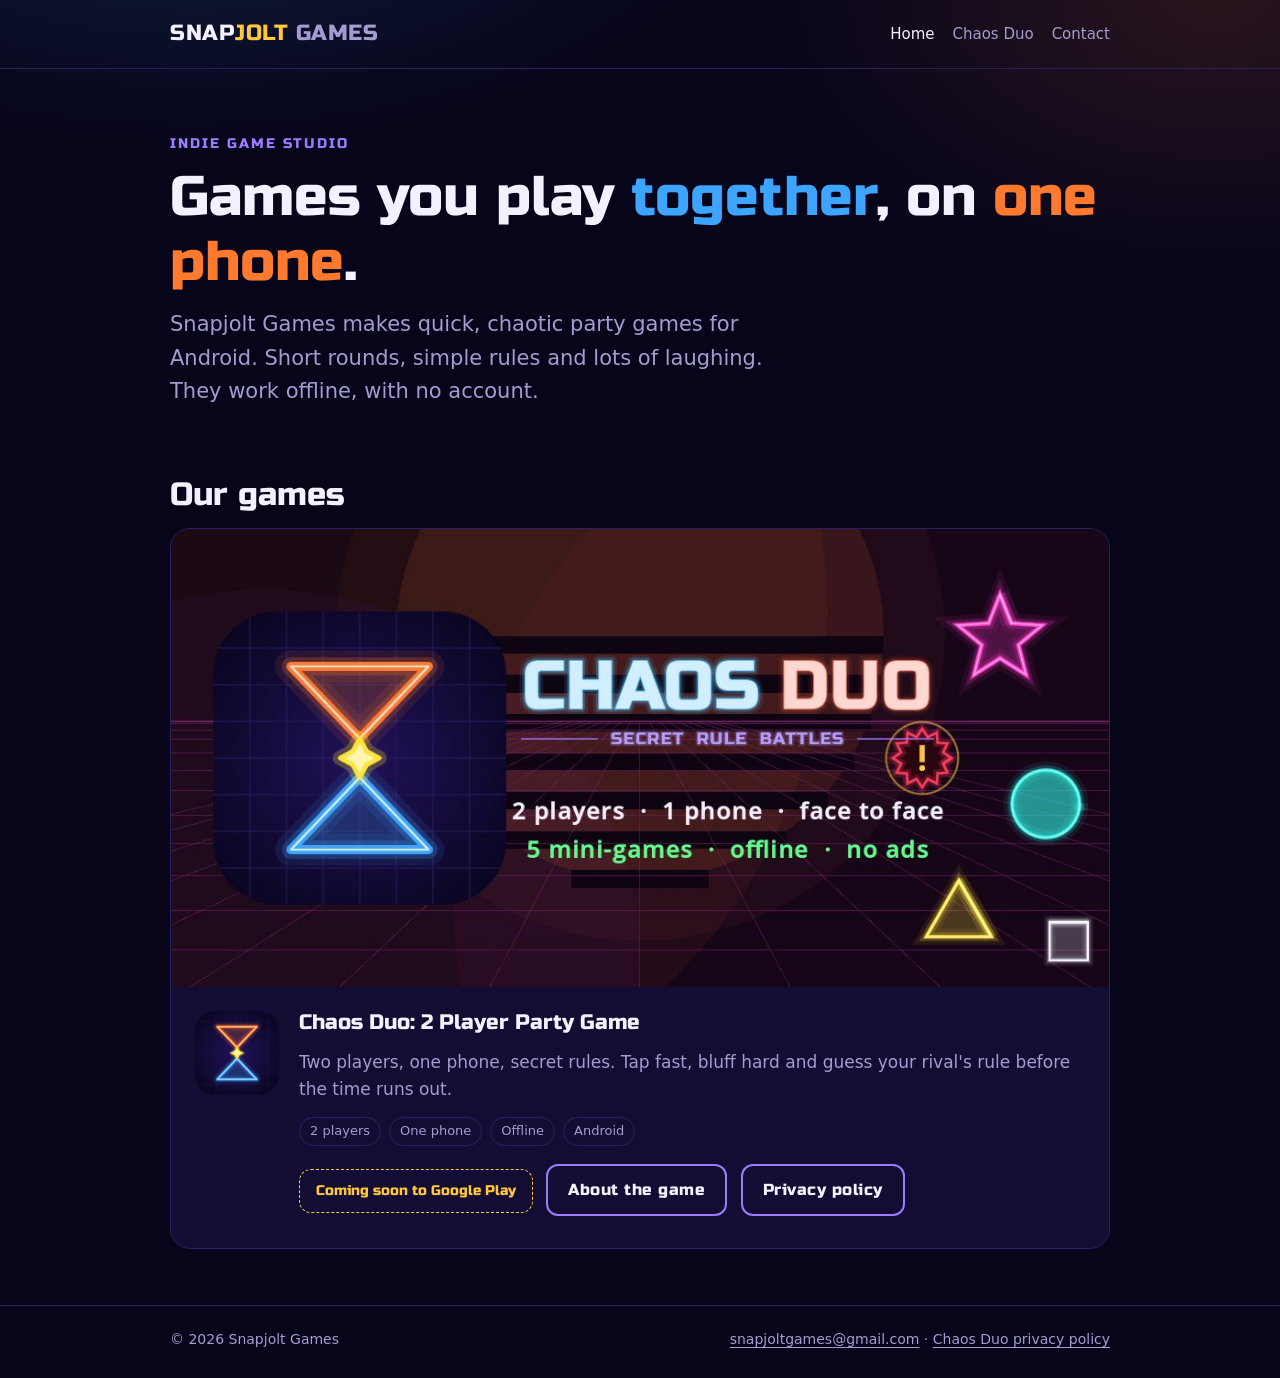
<file: index.html>
<!doctype html>
<html lang="en">
<head>
  <meta charset="utf-8">
  <meta name="viewport" content="width=device-width, initial-scale=1">
  <title>Snapjolt Games</title>
  <meta name="description" content="Snapjolt Games makes quick, offline party games for Android that friends play together on one phone.">
  <link rel="icon" type="image/png" href="/img/favicon.png">
  <link rel="stylesheet" href="/style.css">
</head>
<body>
  <header class="site-header">
    <div class="wrap">
      <a class="brand" href="/">SNAP<span class="bolt">JOLT</span> <span class="games">GAMES</span></a>
      <nav class="nav" aria-label="Main">
        <a href="/" aria-current="page">Home</a>
        <a href="/chaos-duo/">Chaos Duo</a>
        <a href="mailto:snapjoltgames@gmail.com">Contact</a>
      </nav>
    </div>
  </header>

  <main>
    <section class="hero">
      <div class="wrap">
        <p class="eyebrow">Indie game studio</p>
        <h1>Games you play <span style="color:var(--blue)">together</span>, on <span style="color:var(--orange)">one phone</span>.</h1>
        <p class="lead">Snapjolt Games makes quick, chaotic party games for Android. Short rounds, simple rules and lots of laughing. They work offline, with no account.</p>
      </div>
    </section>

    <section class="section" aria-labelledby="games-title">
      <div class="wrap">
        <h2 id="games-title">Our games</h2>
        <article class="game-card">
          <img class="feature" src="/img/chaos-duo-feature.jpg" width="1024" height="500" alt="Chaos Duo: Secret Rule Battles">
          <div class="body">
            <img class="icon" src="/img/chaos-duo-icon.png" width="84" height="84" alt="">
            <div>
              <h3>Chaos Duo: 2 Player Party Game</h3>
              <p>Two players, one phone, secret rules. Tap fast, bluff hard and guess your rival's rule before the time runs out.</p>
              <ul class="tags">
                <li>2 players</li><li>One phone</li><li>Offline</li><li>Android</li>
              </ul>
              <span class="soon">Coming soon to Google Play</span>
              <a class="btn" href="/chaos-duo/">About the game</a>
              <a class="btn" href="/chaos-duo/privacy/">Privacy policy</a>
            </div>
          </div>
        </article>
      </div>
    </section>
  </main>

  <footer class="site-footer">
    <div class="wrap">
      <span>© 2026 Snapjolt Games</span>
      <span><a href="mailto:snapjoltgames@gmail.com">snapjoltgames@gmail.com</a> · <a href="/chaos-duo/privacy/">Chaos Duo privacy policy</a></span>
    </div>
  </footer>
</body>
</html>
</file>
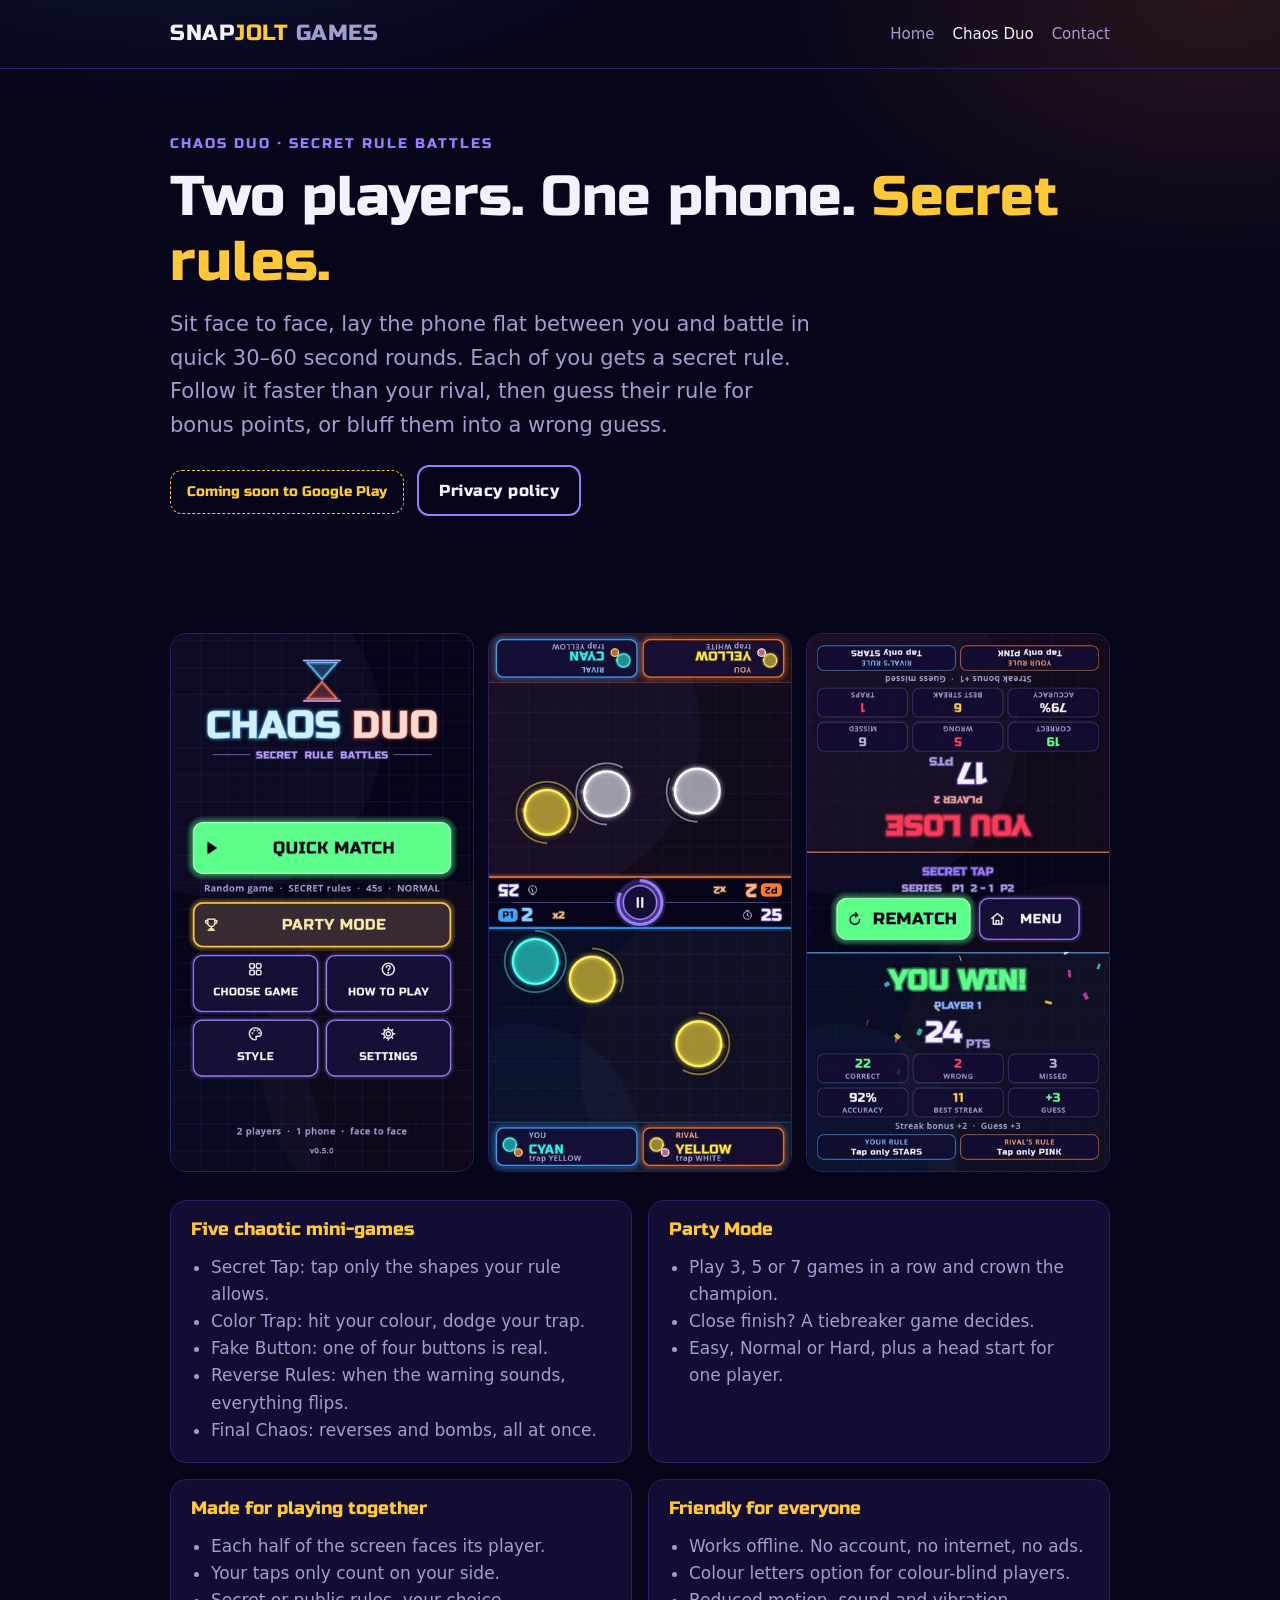
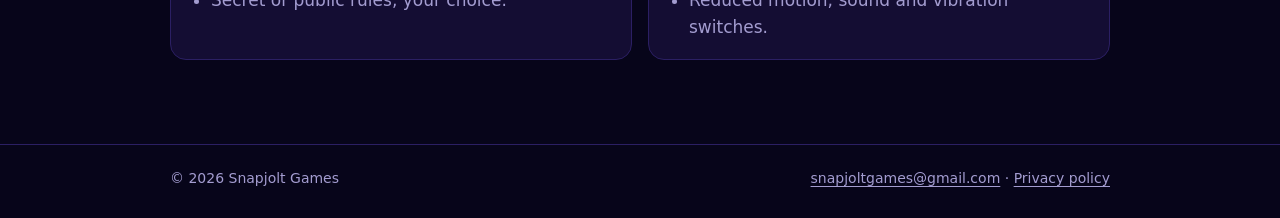
<file: chaos-duo/index.html>
<!doctype html>
<html lang="en">
<head>
  <meta charset="utf-8">
  <meta name="viewport" content="width=device-width, initial-scale=1">
  <title>Chaos Duo — Snapjolt Games</title>
  <meta name="description" content="Chaos Duo: a 2 player party game for one phone. Secret rules, five chaotic mini-games and Party Mode. Offline, no account, no ads.">
  <link rel="icon" type="image/png" href="/img/favicon.png">
  <link rel="stylesheet" href="/style.css">
</head>
<body>
  <header class="site-header">
    <div class="wrap">
      <a class="brand" href="/">SNAP<span class="bolt">JOLT</span> <span class="games">GAMES</span></a>
      <nav class="nav" aria-label="Main">
        <a href="/">Home</a>
        <a href="/chaos-duo/" aria-current="page">Chaos Duo</a>
        <a href="mailto:snapjoltgames@gmail.com">Contact</a>
      </nav>
    </div>
  </header>

  <main>
    <section class="hero">
      <div class="wrap">
        <p class="eyebrow">Chaos Duo · Secret Rule Battles</p>
        <h1>Two players. One phone. <span style="color:var(--gold)">Secret rules.</span></h1>
        <p class="lead">Sit face to face, lay the phone flat between you and battle in quick 30–60 second rounds. Each of you gets a secret rule. Follow it faster than your rival, then guess their rule for bonus points, or bluff them into a wrong guess.</p>
        <p style="margin-top:22px">
          <span class="soon">Coming soon to Google Play</span>
          <a class="btn" href="/chaos-duo/privacy/">Privacy policy</a>
        </p>
      </div>
    </section>

    <section class="section" aria-label="Screenshots and features">
      <div class="wrap">
        <div class="shots">
          <img src="/img/chaos-duo-shot-1.jpg" width="432" height="768" alt="Chaos Duo main menu">
          <img src="/img/chaos-duo-shot-3.jpg" width="432" height="768" alt="Color Trap mini-game with two players">
          <img src="/img/chaos-duo-shot-7.jpg" width="432" height="768" alt="Results screen after a round">
        </div>

        <div class="features">
          <div class="feature-box">
            <h3>Five chaotic mini-games</h3>
            <ul>
              <li>Secret Tap: tap only the shapes your rule allows.</li>
              <li>Color Trap: hit your colour, dodge your trap.</li>
              <li>Fake Button: one of four buttons is real.</li>
              <li>Reverse Rules: when the warning sounds, everything flips.</li>
              <li>Final Chaos: reverses and bombs, all at once.</li>
            </ul>
          </div>
          <div class="feature-box">
            <h3>Party Mode</h3>
            <ul>
              <li>Play 3, 5 or 7 games in a row and crown the champion.</li>
              <li>Close finish? A tiebreaker game decides.</li>
              <li>Easy, Normal or Hard, plus a head start for one player.</li>
            </ul>
          </div>
          <div class="feature-box">
            <h3>Made for playing together</h3>
            <ul>
              <li>Each half of the screen faces its player.</li>
              <li>Your taps only count on your side.</li>
              <li>Secret or public rules, your choice.</li>
            </ul>
          </div>
          <div class="feature-box">
            <h3>Friendly for everyone</h3>
            <ul>
              <li>Works offline. No account, no internet, no ads.</li>
              <li>Colour letters option for colour-blind players.</li>
              <li>Reduced motion, sound and vibration switches.</li>
            </ul>
          </div>
        </div>
      </div>
    </section>
  </main>

  <footer class="site-footer">
    <div class="wrap">
      <span>© 2026 Snapjolt Games</span>
      <span><a href="mailto:snapjoltgames@gmail.com">snapjoltgames@gmail.com</a> · <a href="/chaos-duo/privacy/">Privacy policy</a></span>
    </div>
  </footer>
</body>
</html>
</file>
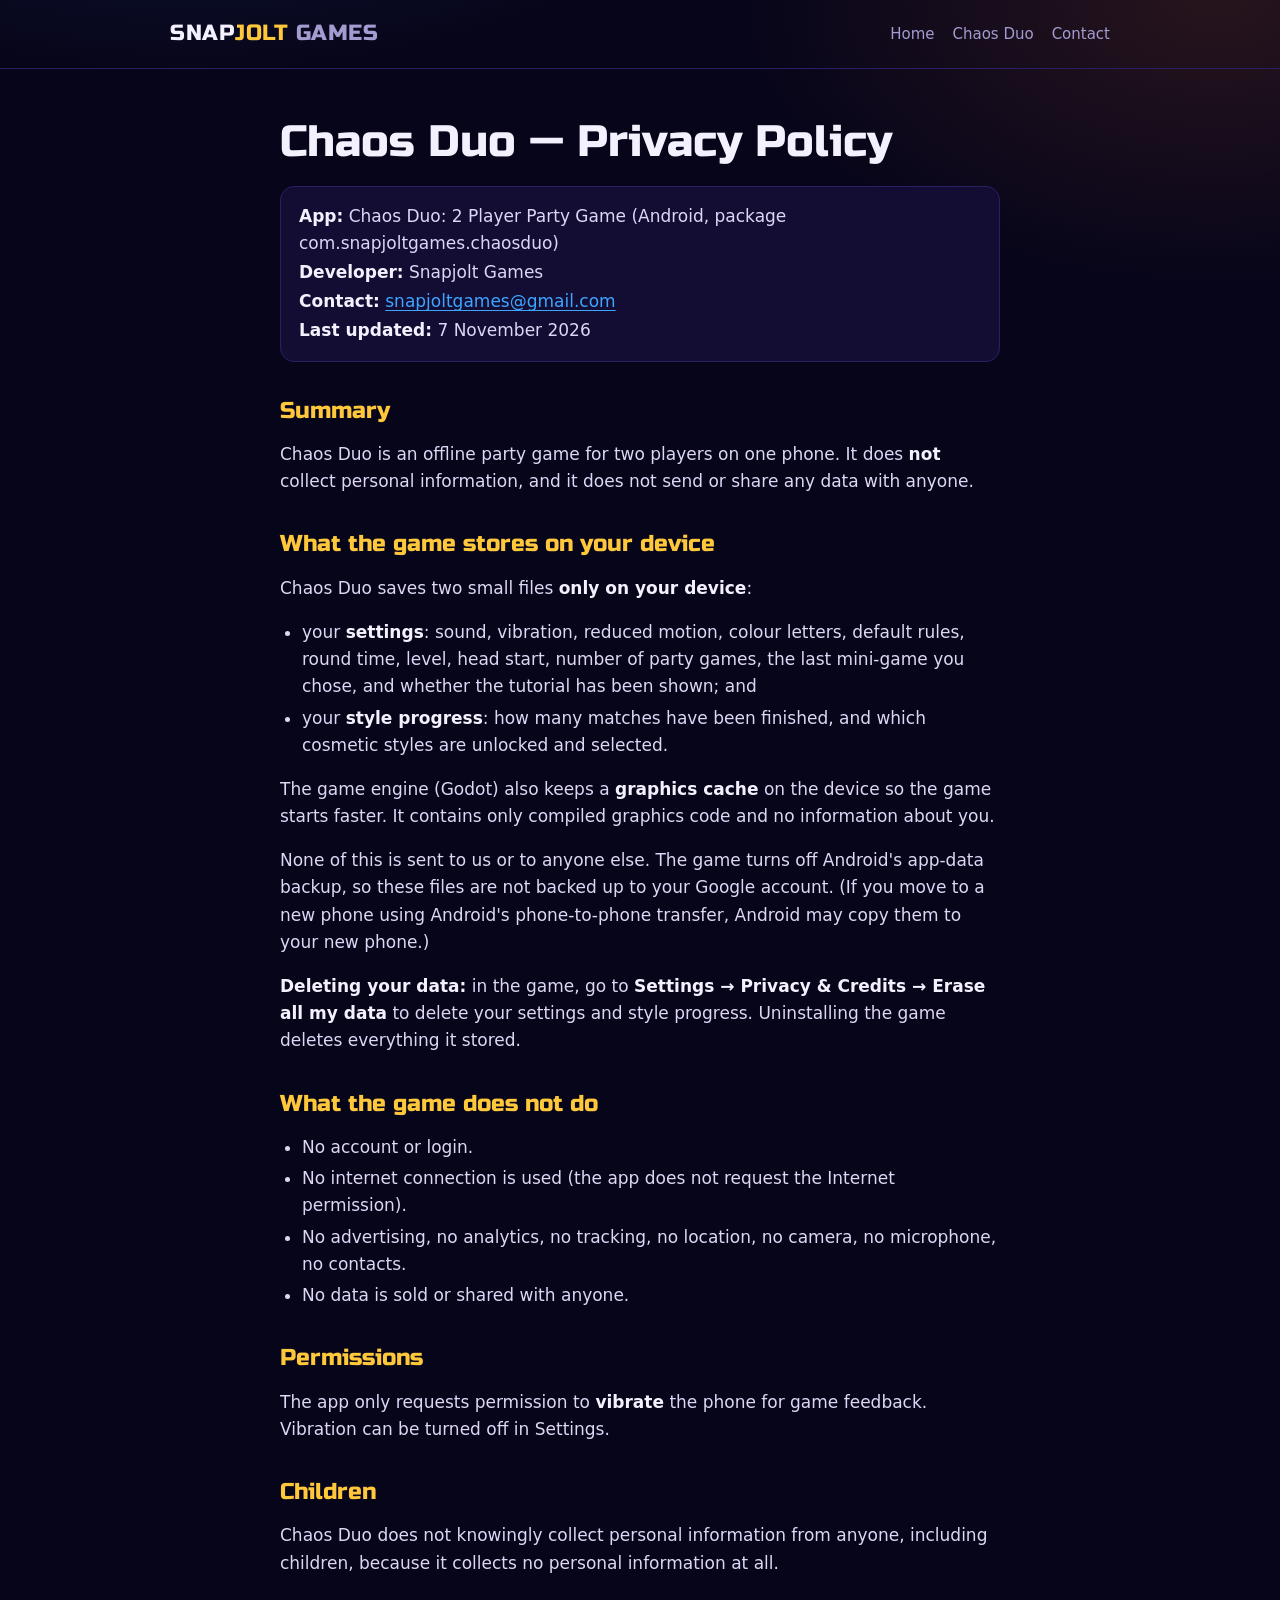
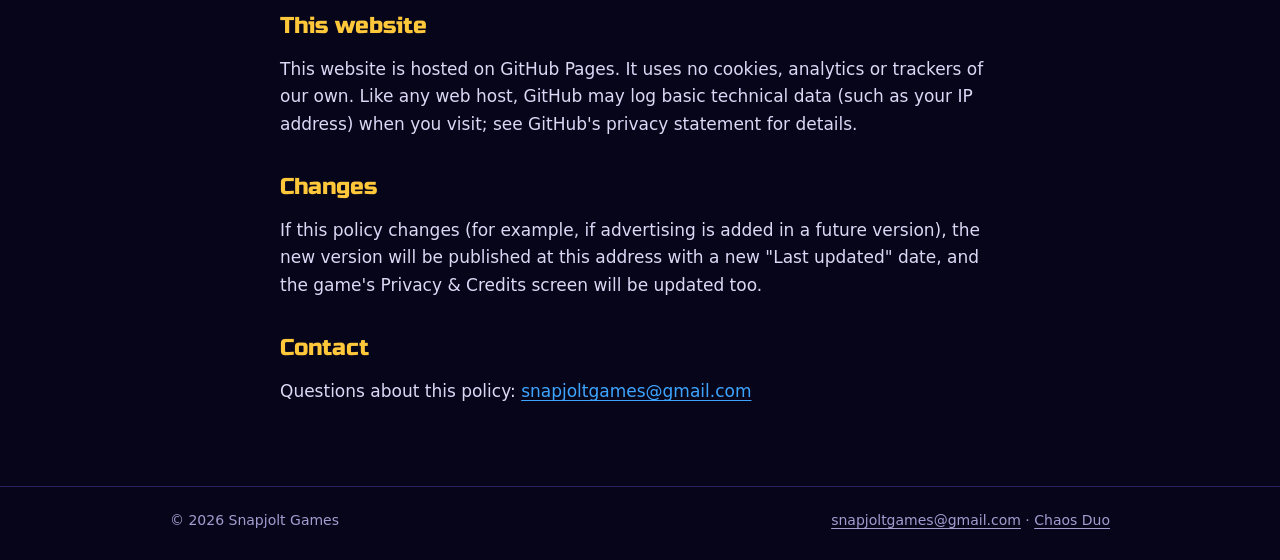
<file: chaos-duo/privacy/index.html>
<!doctype html>
<html lang="en">
<head>
  <meta charset="utf-8">
  <meta name="viewport" content="width=device-width, initial-scale=1">
  <title>Chaos Duo Privacy Policy — Snapjolt Games</title>
  <meta name="description" content="Privacy policy for Chaos Duo by Snapjolt Games. The game works offline and does not collect personal information.">
  <link rel="icon" type="image/png" href="/img/favicon.png">
  <link rel="stylesheet" href="/style.css">
</head>
<body>
  <header class="site-header">
    <div class="wrap">
      <a class="brand" href="/">SNAP<span class="bolt">JOLT</span> <span class="games">GAMES</span></a>
      <nav class="nav" aria-label="Main">
        <a href="/">Home</a>
        <a href="/chaos-duo/">Chaos Duo</a>
        <a href="mailto:snapjoltgames@gmail.com">Contact</a>
      </nav>
    </div>
  </header>

  <main>
    <article class="wrap prose">
      <h1>Chaos Duo — Privacy Policy</h1>

      <div class="meta">
        <p><strong>App:</strong> Chaos Duo: 2 Player Party Game (Android, package com.snapjoltgames.chaosduo)</p>
        <p><strong>Developer:</strong> Snapjolt Games</p>
        <p><strong>Contact:</strong> <a href="mailto:snapjoltgames@gmail.com">snapjoltgames@gmail.com</a></p>
        <p><strong>Last updated:</strong> 7 November 2026</p>
      </div>

      <h2>Summary</h2>
      <p>Chaos Duo is an offline party game for two players on one phone. It does <strong>not</strong> collect personal information, and it does not send or share any data with anyone.</p>

      <h2>What the game stores on your device</h2>
      <p>Chaos Duo saves two small files <strong>only on your device</strong>:</p>
      <ul>
        <li>your <strong>settings</strong>: sound, vibration, reduced motion, colour letters, default rules, round time, level, head start, number of party games, the last mini-game you chose, and whether the tutorial has been shown; and</li>
        <li>your <strong>style progress</strong>: how many matches have been finished, and which cosmetic styles are unlocked and selected.</li>
      </ul>
      <p>The game engine (Godot) also keeps a <strong>graphics cache</strong> on the device so the game starts faster. It contains only compiled graphics code and no information about you.</p>
      <p>None of this is sent to us or to anyone else. The game turns off Android's app-data backup, so these files are not backed up to your Google account. (If you move to a new phone using Android's phone-to-phone transfer, Android may copy them to your new phone.)</p>
      <p><strong>Deleting your data:</strong> in the game, go to <strong>Settings → Privacy &amp; Credits → Erase all my data</strong> to delete your settings and style progress. Uninstalling the game deletes everything it stored.</p>

      <h2>What the game does not do</h2>
      <ul>
        <li>No account or login.</li>
        <li>No internet connection is used (the app does not request the Internet permission).</li>
        <li>No advertising, no analytics, no tracking, no location, no camera, no microphone, no contacts.</li>
        <li>No data is sold or shared with anyone.</li>
      </ul>

      <h2>Permissions</h2>
      <p>The app only requests permission to <strong>vibrate</strong> the phone for game feedback. Vibration can be turned off in Settings.</p>

      <h2>Children</h2>
      <p>Chaos Duo does not knowingly collect personal information from anyone, including children, because it collects no personal information at all.</p>

      <h2>This website</h2>
      <p>This website is hosted on GitHub Pages. It uses no cookies, analytics or trackers of our own. Like any web host, GitHub may log basic technical data (such as your IP address) when you visit; see GitHub's privacy statement for details.</p>

      <h2>Changes</h2>
      <p>If this policy changes (for example, if advertising is added in a future version), the new version will be published at this address with a new "Last updated" date, and the game's Privacy &amp; Credits screen will be updated too.</p>

      <h2>Contact</h2>
      <p>Questions about this policy: <a href="mailto:snapjoltgames@gmail.com">snapjoltgames@gmail.com</a></p>
    </article>
  </main>

  <footer class="site-footer">
    <div class="wrap">
      <span>© 2026 Snapjolt Games</span>
      <span><a href="mailto:snapjoltgames@gmail.com">snapjoltgames@gmail.com</a> · <a href="/chaos-duo/">Chaos Duo</a></span>
    </div>
  </footer>
</body>
</html>
</file>
<file: style.css>
/* Snapjolt Games — studio site. No trackers, no external requests. */
@font-face {
  font-family: "Russo One";
  src: url("/fonts/RussoOne-Regular.ttf") format("truetype");
  font-display: swap;
}

:root {
  --bg: #07051a;
  --panel: #140d33;
  --line: #2b1f63;
  --text: #f4f1ff;
  --dim: #a39cd0;
  --accent: #9b7bff;
  --blue: #3da5ff;
  --orange: #ff7a2f;
  --green: #5cff8a;
  --gold: #ffc83b;
  --display: "Russo One", "Arial Black", system-ui, sans-serif;
  --body: system-ui, -apple-system, "Segoe UI", Roboto, "Noto Sans", "Helvetica Neue", Arial, sans-serif;
  color-scheme: dark;
}

* { box-sizing: border-box; }

html { -webkit-text-size-adjust: 100%; }

body {
  margin: 0;
  background: var(--bg);
  background-image:
    radial-gradient(60rem 30rem at 15% -10%, rgba(61, 165, 255, 0.16), transparent 60%),
    radial-gradient(50rem 30rem at 95% 0%, rgba(255, 122, 47, 0.13), transparent 60%);
  background-repeat: no-repeat;
  color: var(--text);
  font: 17px/1.6 var(--body);
  min-height: 100vh;
  display: flex;
  flex-direction: column;
}

a { color: var(--blue); text-underline-offset: 3px; }
a:hover { color: var(--text); }
a:focus-visible { outline: 2px solid var(--gold); outline-offset: 3px; border-radius: 4px; }

.wrap { width: 100%; max-width: 980px; margin: 0 auto; padding: 0 20px; }

/* Header */
.site-header { border-bottom: 1px solid var(--line); }
.site-header .wrap { display: flex; align-items: center; justify-content: space-between; gap: 16px; min-height: 68px; }
.brand { font-family: var(--display); font-size: 22px; letter-spacing: 0.5px; color: var(--text); text-decoration: none; }
.brand .bolt { color: var(--gold); }
.brand .games { color: var(--dim); }
.nav { display: flex; gap: 18px; font-size: 15px; }
.nav a { color: var(--dim); text-decoration: none; }
.nav a:hover, .nav a[aria-current="page"] { color: var(--text); }

main { flex: 1; }

/* Hero */
.hero { padding: 64px 0 40px; }
.eyebrow { font-family: var(--display); color: var(--accent); letter-spacing: 2px; font-size: 14px; text-transform: uppercase; margin: 0 0 10px; }
h1, h2, h3 { font-family: var(--display); font-weight: 400; line-height: 1.15; margin: 0 0 14px; }
h1 { font-size: clamp(34px, 6vw, 56px); }
h2 { font-size: clamp(24px, 3.6vw, 32px); }
h3 { font-size: 21px; }
.lead { font-size: clamp(18px, 2.2vw, 21px); color: var(--dim); max-width: 640px; margin: 0; }

/* Game card */
.section { padding: 28px 0 56px; }
.game-card {
  display: grid;
  grid-template-columns: 1fr;
  background: var(--panel);
  border: 1px solid var(--line);
  border-radius: 20px;
  overflow: hidden;
}
.game-card img.feature { width: 100%; height: auto; display: block; aspect-ratio: 1024 / 500; object-fit: cover; }
.game-card .body { padding: 24px; display: flex; gap: 20px; align-items: flex-start; }
.game-card .icon { width: 84px; height: 84px; border-radius: 20px; flex: none; }
.game-card p { margin: 0 0 14px; color: var(--dim); }
.tags { display: flex; flex-wrap: wrap; gap: 8px; margin: 0 0 18px; padding: 0; list-style: none; }
.tags li { font-size: 13px; padding: 3px 10px; border: 1px solid var(--line); border-radius: 999px; color: var(--dim); }

.btn {
  display: inline-block;
  font-family: var(--display);
  font-size: 16px;
  letter-spacing: 0.5px;
  padding: 11px 20px;
  border-radius: 12px;
  text-decoration: none;
  border: 2px solid var(--accent);
  color: var(--text);
  margin: 0 8px 8px 0;
}
.btn.primary { background: var(--green); border-color: var(--green); color: var(--bg); }
.btn:hover { filter: brightness(1.12); color: inherit; }
.btn.primary:hover { color: var(--bg); }
.soon { display: inline-block; font-family: var(--display); font-size: 14px; color: var(--gold); border: 1px dashed var(--gold); border-radius: 12px; padding: 10px 16px; margin: 0 8px 8px 0; }

/* Screenshots */
.shots { display: grid; grid-template-columns: repeat(3, minmax(0, 1fr)); gap: 14px; margin: 24px 0 8px; }
.shots img { width: 100%; height: auto; border-radius: 16px; border: 1px solid var(--line); display: block; }

.features { display: grid; grid-template-columns: repeat(2, minmax(0, 1fr)); gap: 16px; margin: 28px 0; }
.feature-box { background: var(--panel); border: 1px solid var(--line); border-radius: 16px; padding: 18px 20px; }
.feature-box h3 { font-size: 18px; color: var(--gold); }
.feature-box ul { margin: 0; padding-left: 20px; color: var(--dim); }

/* Prose (privacy policy) */
.prose { max-width: 760px; padding-top: 48px; padding-bottom: 64px; }
.prose h1 { font-size: clamp(30px, 5vw, 44px); }
.prose h2 { font-size: 23px; margin-top: 36px; color: var(--gold); }
.prose p, .prose li { color: #dcd7f5; }
.prose ul { padding-left: 22px; }
.prose li { margin: 4px 0; }
.meta { background: var(--panel); border: 1px solid var(--line); border-radius: 14px; padding: 14px 18px; margin: 18px 0 8px; }
.meta p { margin: 2px 0; }
strong { color: var(--text); }

/* Footer */
.site-footer { border-top: 1px solid var(--line); color: var(--dim); font-size: 14px; }
.site-footer .wrap { display: flex; flex-wrap: wrap; justify-content: space-between; gap: 10px; padding-top: 22px; padding-bottom: 28px; }
.site-footer a { color: var(--dim); }

@media (max-width: 640px) {
  .hero { padding: 40px 0 24px; }
  .game-card .body { flex-direction: column; }
  .shots { gap: 8px; }
  .features { grid-template-columns: 1fr; }
  .site-header .wrap { flex-wrap: wrap; gap: 6px 16px; padding-top: 12px; padding-bottom: 12px; min-height: 0; }
  .nav { gap: 16px; }
  .brand { font-size: 20px; }
  .section { padding-top: 12px; }
}
.brand, .nav a { white-space: nowrap; }
</file>
